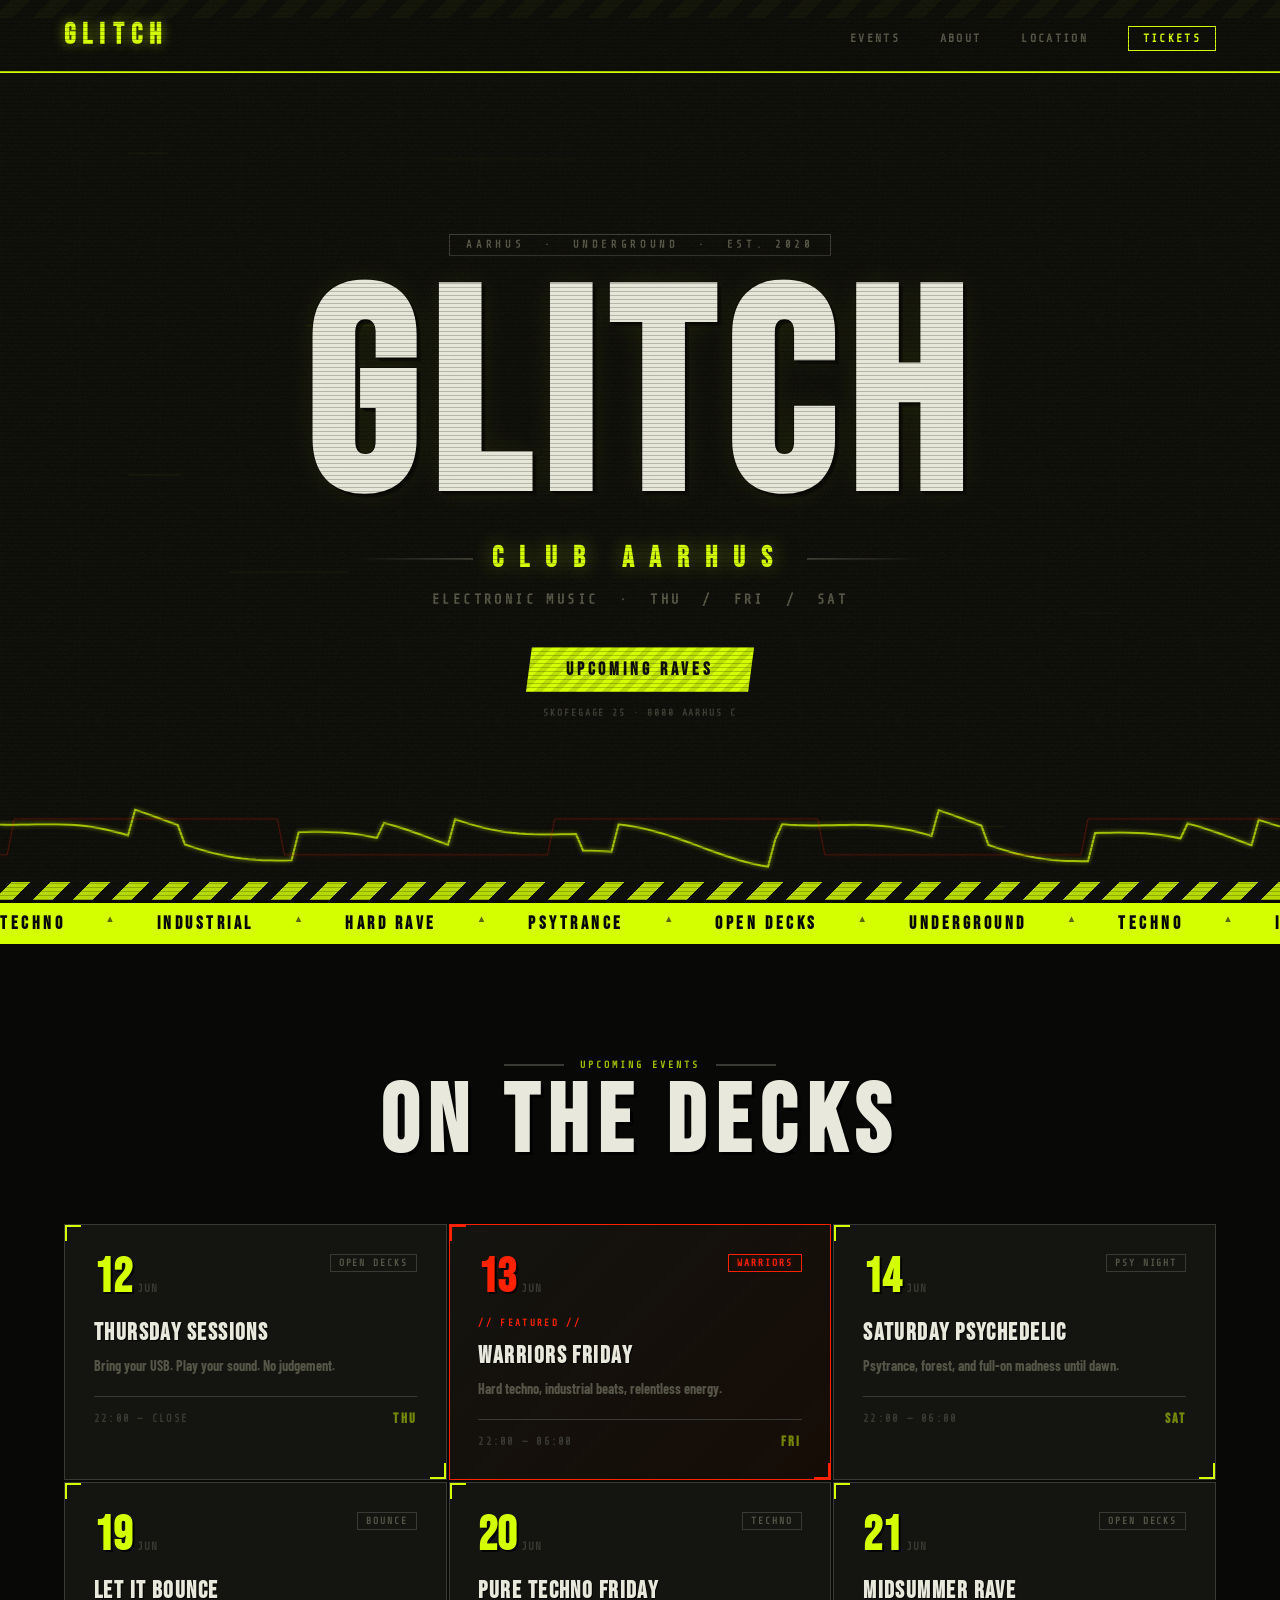
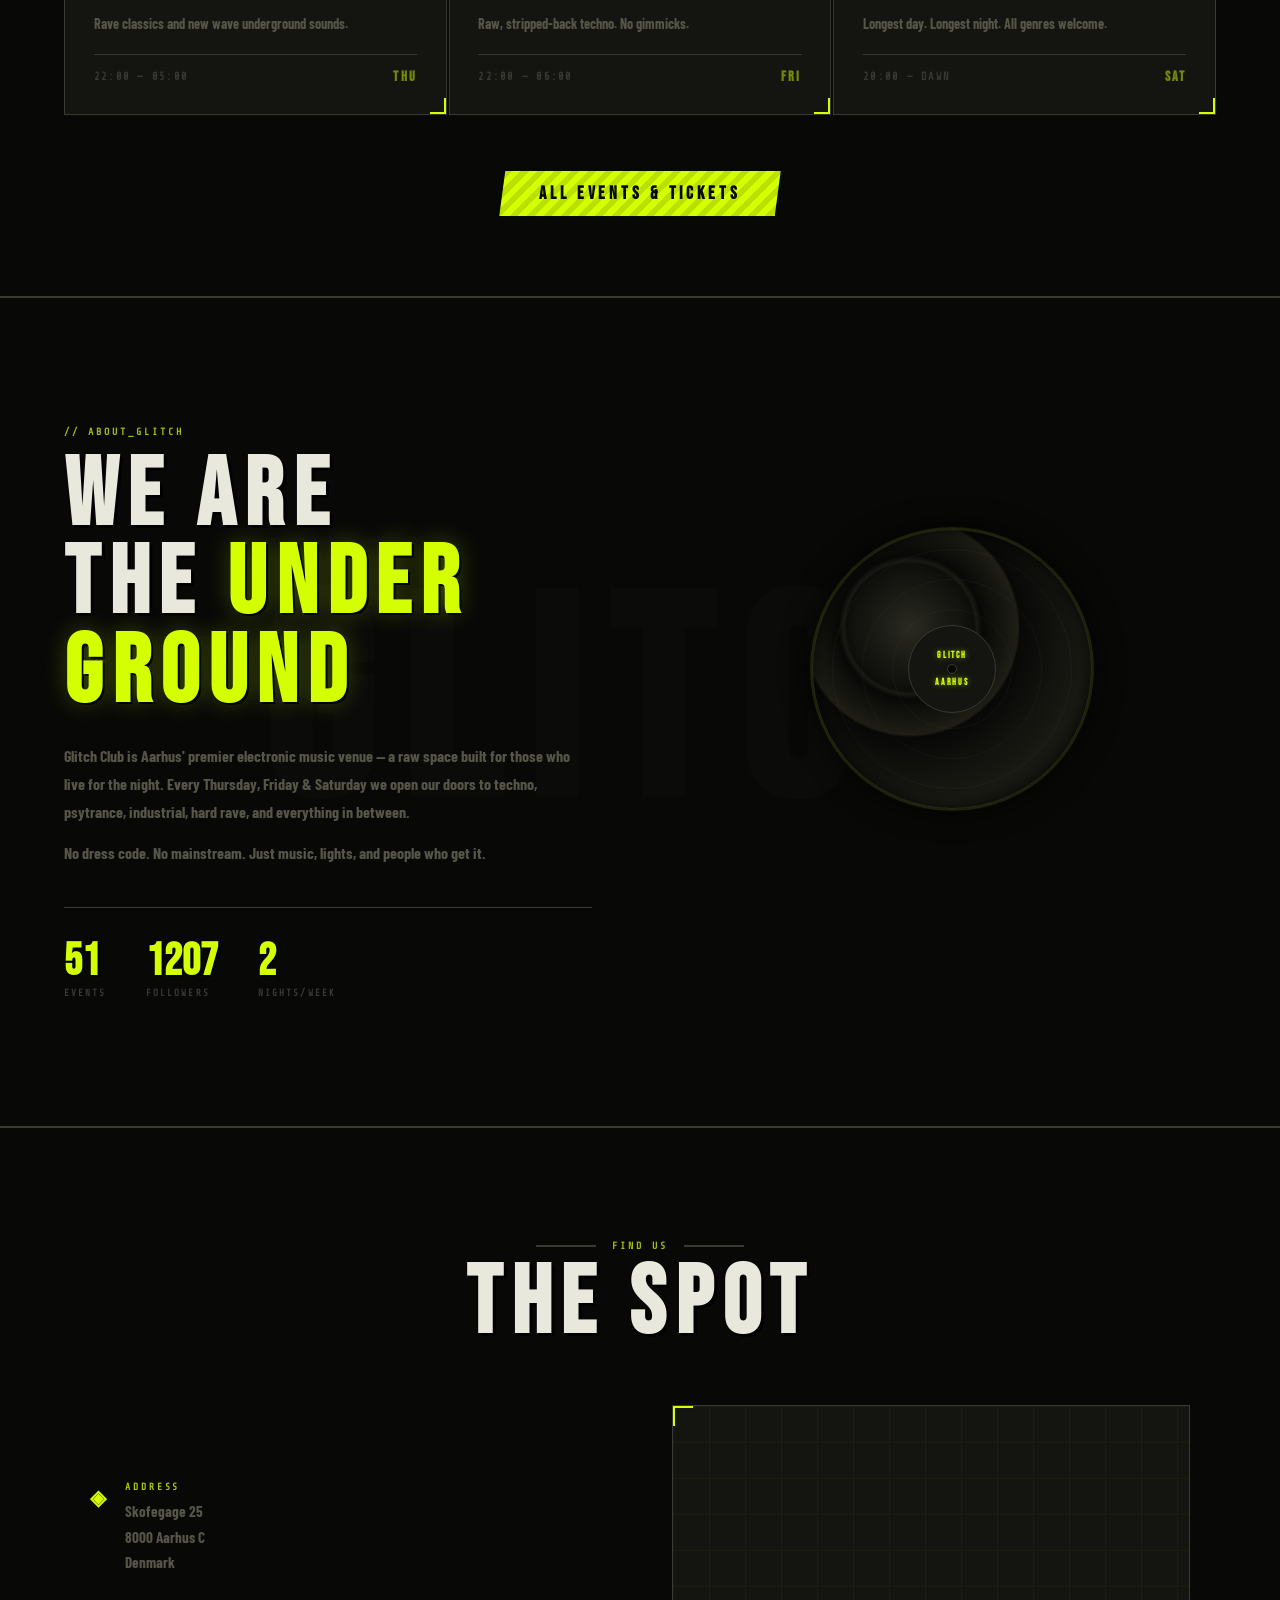
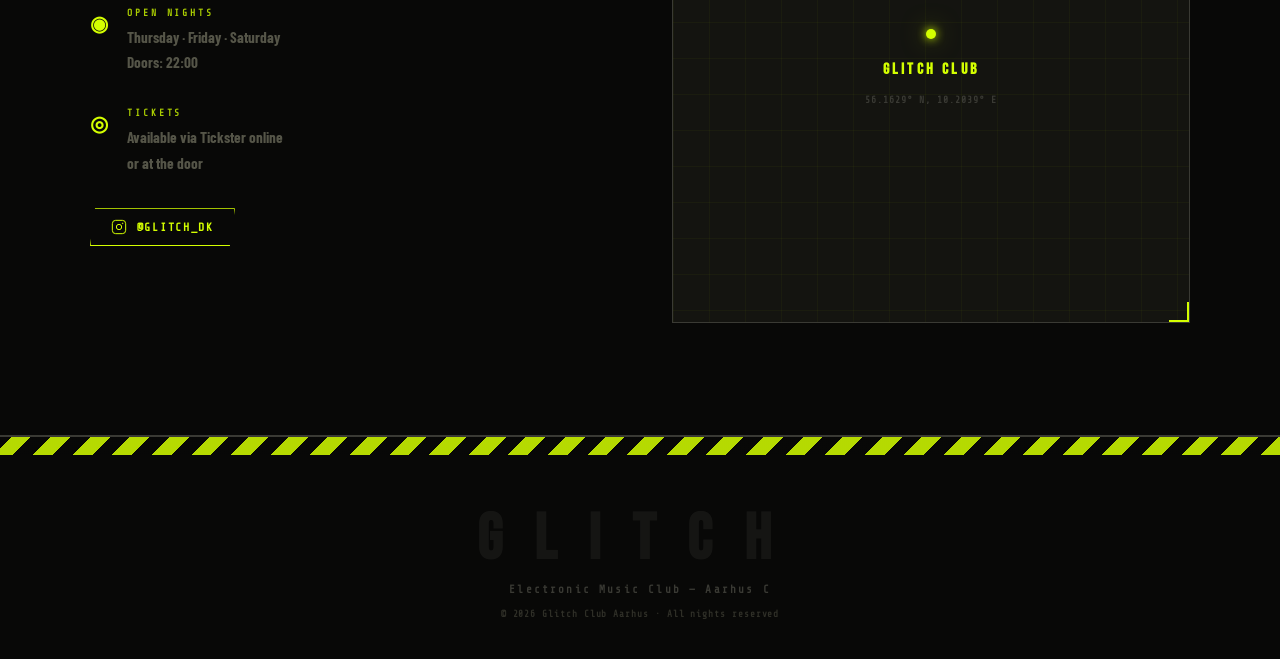
<file: index.html>
<!DOCTYPE html>
<html lang="en">
<head>
  <meta charset="UTF-8" />
  <meta name="viewport" content="width=device-width, initial-scale=1.0" />
  <title>GLITCH CLUB AARHUS</title>
  <link rel="preconnect" href="https://fonts.googleapis.com" />
  <link rel="preconnect" href="https://fonts.gstatic.com" crossorigin />
  <link href="https://fonts.googleapis.com/css2?family=Share+Tech+Mono&family=Bebas+Neue&family=Barlow+Condensed:wght@700;900&display=swap" rel="stylesheet" />
  <link rel="stylesheet" href="style.css" />
</head>
<body>

  <!-- Noise grain overlay -->
  <div class="grain"></div>
  <!-- Scanline damage -->
  <div class="scanlines"></div>
  <!-- Flicker overlay -->
  <div class="flicker" id="flicker"></div>

  <!-- Background canvas -->
  <canvas id="bgCanvas"></canvas>

  <!-- NAV -->
  <nav class="nav">
    <div class="nav-logo">GLITCH</div>
    <ul class="nav-links">
      <li><a href="#events">EVENTS</a></li>
      <li><a href="#about">ABOUT</a></li>
      <li><a href="#location">LOCATION</a></li>
      <li><a href="#tickets" class="nav-cta">TICKETS</a></li>
    </ul>
    <div class="nav-hamburger" id="hamburger">
      <span></span><span></span><span></span>
    </div>
  </nav>

  <!-- HERO -->
  <section class="hero" id="hero">
    <div class="warning-tape top"></div>

    <div class="hero-inner">
      <div class="stamp">AARHUS &nbsp;·&nbsp; UNDERGROUND &nbsp;·&nbsp; EST. 2020</div>

      <div class="glitch-wrapper">
        <h1 class="glitch" data-text="GLITCH">GLITCH</h1>
      </div>

      <div class="hero-sub-row">
        <div class="slash-line"></div>
        <p class="hero-sub">CLUB AARHUS</p>
        <div class="slash-line"></div>
      </div>

      <p class="hero-tagline">ELECTRONIC MUSIC &nbsp;·&nbsp; THU &nbsp;/&nbsp; FRI &nbsp;/&nbsp; SAT</p>

      <div class="hero-actions">
        <a href="#events" class="btn-primary">UPCOMING RAVES</a>
        <span class="hero-meta">SKOFEGAGE 25 · 8000 AARHUS C</span>
      </div>
    </div>

    <div class="hero-waveform">
      <canvas id="waveCanvas"></canvas>
    </div>

    <div class="warning-tape bottom"></div>
  </section>

  <!-- MARQUEE -->
  <div class="marquee-strip">
    <div class="marquee-inner">
      <span>TECHNO</span><span class="dot">▲</span>
      <span>INDUSTRIAL</span><span class="dot">▲</span>
      <span>HARD RAVE</span><span class="dot">▲</span>
      <span>PSYTRANCE</span><span class="dot">▲</span>
      <span>OPEN DECKS</span><span class="dot">▲</span>
      <span>UNDERGROUND</span><span class="dot">▲</span>
      <span>TECHNO</span><span class="dot">▲</span>
      <span>INDUSTRIAL</span><span class="dot">▲</span>
      <span>HARD RAVE</span><span class="dot">▲</span>
      <span>PSYTRANCE</span><span class="dot">▲</span>
      <span>OPEN DECKS</span><span class="dot">▲</span>
      <span>UNDERGROUND</span><span class="dot">▲</span>
    </div>
  </div>

  <!-- EVENTS -->
  <section class="events" id="events">
    <div class="section-header">
      <div class="section-tag-row">
        <div class="tag-bar"></div>
        <span class="section-tag">UPCOMING EVENTS</span>
        <div class="tag-bar"></div>
      </div>
      <h2>ON THE DECKS</h2>
    </div>

    <div class="events-grid">

      <div class="event-card" data-delay="0">
        <div class="event-top">
          <div class="event-date">
            <span class="day">12</span>
            <span class="month">JUN</span>
          </div>
          <span class="event-type">OPEN DECKS</span>
        </div>
        <h3>THURSDAY SESSIONS</h3>
        <p>Bring your USB. Play your sound. No judgement.</p>
        <div class="event-footer">
          <span class="event-time">22:00 — CLOSE</span>
          <span class="event-dow">THU</span>
        </div>
        <div class="card-corner tl"></div>
        <div class="card-corner br"></div>
      </div>

      <div class="event-card featured" data-delay="80">
        <div class="event-top">
          <div class="event-date">
            <span class="day">13</span>
            <span class="month">JUN</span>
          </div>
          <span class="event-type danger">WARRIORS</span>
        </div>
        <div class="featured-label">// FEATURED //</div>
        <h3>WARRIORS FRIDAY</h3>
        <p>Hard techno, industrial beats, relentless energy.</p>
        <div class="event-footer">
          <span class="event-time">22:00 — 06:00</span>
          <span class="event-dow">FRI</span>
        </div>
        <div class="card-corner tl"></div>
        <div class="card-corner br"></div>
      </div>

      <div class="event-card" data-delay="160">
        <div class="event-top">
          <div class="event-date">
            <span class="day">14</span>
            <span class="month">JUN</span>
          </div>
          <span class="event-type">PSY NIGHT</span>
        </div>
        <h3>SATURDAY PSYCHEDELIC</h3>
        <p>Psytrance, forest, and full-on madness until dawn.</p>
        <div class="event-footer">
          <span class="event-time">22:00 — 06:00</span>
          <span class="event-dow">SAT</span>
        </div>
        <div class="card-corner tl"></div>
        <div class="card-corner br"></div>
      </div>

      <div class="event-card" data-delay="240">
        <div class="event-top">
          <div class="event-date">
            <span class="day">19</span>
            <span class="month">JUN</span>
          </div>
          <span class="event-type">BOUNCE</span>
        </div>
        <h3>LET IT BOUNCE</h3>
        <p>Rave classics and new wave underground sounds.</p>
        <div class="event-footer">
          <span class="event-time">22:00 — 05:00</span>
          <span class="event-dow">THU</span>
        </div>
        <div class="card-corner tl"></div>
        <div class="card-corner br"></div>
      </div>

      <div class="event-card" data-delay="320">
        <div class="event-top">
          <div class="event-date">
            <span class="day">20</span>
            <span class="month">JUN</span>
          </div>
          <span class="event-type">TECHNO</span>
        </div>
        <h3>PURE TECHNO FRIDAY</h3>
        <p>Raw, stripped-back techno. No gimmicks.</p>
        <div class="event-footer">
          <span class="event-time">22:00 — 06:00</span>
          <span class="event-dow">FRI</span>
        </div>
        <div class="card-corner tl"></div>
        <div class="card-corner br"></div>
      </div>

      <div class="event-card" data-delay="400">
        <div class="event-top">
          <div class="event-date">
            <span class="day">21</span>
            <span class="month">JUN</span>
          </div>
          <span class="event-type">OPEN DECKS</span>
        </div>
        <h3>MIDSUMMER RAVE</h3>
        <p>Longest day. Longest night. All genres welcome.</p>
        <div class="event-footer">
          <span class="event-time">20:00 — DAWN</span>
          <span class="event-dow">SAT</span>
        </div>
        <div class="card-corner tl"></div>
        <div class="card-corner br"></div>
      </div>

    </div>

    <div class="events-cta">
      <a href="https://secure.tickster.com" target="_blank" class="btn-primary">ALL EVENTS &amp; TICKETS</a>
    </div>
  </section>

  <!-- ABOUT -->
  <section class="about" id="about">
    <div class="about-inner">
      <div class="about-text">
        <span class="section-tag">// ABOUT_GLITCH</span>
        <h2>WE ARE<br/>THE <span class="highlight">UNDER<br/>GROUND</span></h2>
        <p>Glitch Club is Aarhus' premier electronic music venue — a raw space built for those who live for the night. Every Thursday, Friday &amp; Saturday we open our doors to techno, psytrance, industrial, hard rave, and everything in between.</p>
        <p>No dress code. No mainstream. Just music, lights, and people who get it.</p>
        <div class="stat-row">
          <div class="stat">
            <span class="stat-num" data-target="65">0</span>
            <span class="stat-label">EVENTS</span>
          </div>
          <div class="stat">
            <span class="stat-num" data-target="1527">0</span>
            <span class="stat-label">FOLLOWERS</span>
          </div>
          <div class="stat">
            <span class="stat-num" data-target="3">0</span>
            <span class="stat-label">NIGHTS/WEEK</span>
          </div>
        </div>
      </div>
      <div class="about-visual">
        <div class="vinyl-container">
          <div class="vinyl">
            <div class="vinyl-groove g1"></div>
            <div class="vinyl-groove g2"></div>
            <div class="vinyl-groove g3"></div>
            <div class="vinyl-label">
              <span>GLITCH</span>
              <div class="vinyl-hole"></div>
              <span>AARHUS</span>
            </div>
          </div>
        </div>
        <div class="freq-bars" id="freqBars"></div>
      </div>
    </div>
  </section>

  <!-- LOCATION -->
  <section class="location" id="location">
    <div class="section-header">
      <div class="section-tag-row">
        <div class="tag-bar"></div>
        <span class="section-tag">FIND US</span>
        <div class="tag-bar"></div>
      </div>
      <h2>THE SPOT</h2>
    </div>
    <div class="location-inner">
      <div class="location-info">
        <div class="info-block">
          <span class="info-icon">◈</span>
          <div>
            <h4>ADDRESS</h4>
            <p>Skofegage 25<br/>8000 Aarhus C<br/>Denmark</p>
          </div>
        </div>
        <div class="info-block">
          <span class="info-icon">◉</span>
          <div>
            <h4>OPEN NIGHTS</h4>
            <p>Thursday · Friday · Saturday<br/>Doors: 22:00</p>
          </div>
        </div>
        <div class="info-block">
          <span class="info-icon">◎</span>
          <div>
            <h4>TICKETS</h4>
            <p>Available via Tickster online<br/>or at the door</p>
          </div>
        </div>
        <div class="social-links">
          <a href="https://instagram.com/glitch_dk" target="_blank" class="social-btn">
            <svg viewBox="0 0 24 24" fill="none" stroke="currentColor" stroke-width="1.5"><rect x="2" y="2" width="20" height="20" rx="5" ry="5"/><circle cx="12" cy="12" r="4"/><circle cx="17.5" cy="6.5" r="0.5" fill="currentColor"/></svg>
            @GLITCH_DK
          </a>
        </div>
      </div>
      <div class="map-placeholder">
        <div class="map-grid">
          <div class="map-pin">
            <div class="pin-pulse"></div>
            <div class="pin-dot"></div>
          </div>
          <span class="map-label">GLITCH CLUB</span>
          <span class="map-coords">56.1629° N, 10.2039° E</span>
        </div>
        <div class="map-corner tl"></div>
        <div class="map-corner br"></div>
      </div>
    </div>
  </section>

  <!-- FOOTER -->
  <footer class="footer">
    <div class="warning-tape top"></div>
    <div class="footer-inner">
      <div class="footer-logo">GLITCH</div>
      <p class="footer-sub">Electronic Music Club — Aarhus C</p>
      <p class="footer-copy">© 2026 Glitch Club Aarhus · All nights reserved</p>
    </div>
  </footer>

  <script src="script.js"></script>
</body>
</html>
</file>
<file: style.css>
/* =============================================
   GLITCH CLUB AARHUS — INDUSTRIAL / RAW
   ============================================= */

:root {
  --black:   #080807;
  --dark:    #0e0e0c;
  --dark2:   #141410;
  --acid:    #D4FF00;       /* acid yellow — main accent */
  --red:     #FF2200;       /* danger red */
  --rust:    #7A2F00;
  --concrete:#3A3A34;
  --grey:    #555548;
  --dirty:   #C0BFB0;       /* dirty off-white */
  --white:   #E8E8DC;

  --font-mono:    'Share Tech Mono', monospace;
  --font-display: 'Bebas Neue', sans-serif;
  --font-body:    'Barlow Condensed', sans-serif;
}

*, *::before, *::after { box-sizing: border-box; margin: 0; padding: 0; }
html { scroll-behavior: smooth; }

body {
  background: var(--black);
  color: var(--dirty);
  font-family: var(--font-body);
  font-weight: 700;
  overflow-x: hidden;
}

/* ── Grain ─────────────────────────────────────────────────────── */
.grain {
  position: fixed;
  inset: 0;
  z-index: 200;
  pointer-events: none;
  opacity: 0.055;
  background-image: url("data:image/svg+xml,%3Csvg xmlns='http://www.w3.org/2000/svg' width='300' height='300'%3E%3Cfilter id='n'%3E%3CfeTurbulence type='fractalNoise' baseFrequency='0.85' numOctaves='4' stitchTiles='stitch'/%3E%3C/filter%3E%3Crect width='300' height='300' filter='url(%23n)'/%3E%3C/svg%3E");
  background-size: 200px 200px;
  animation: grainShift 0.15s steps(1) infinite;
}

@keyframes grainShift {
  0%   { background-position: 0    0; }
  20%  { background-position: -50px -30px; }
  40%  { background-position: 30px  60px; }
  60%  { background-position: -70px 20px; }
  80%  { background-position: 50px -50px; }
  100% { background-position: -20px 40px; }
}

/* ── Scanlines ─────────────────────────────────────────────────── */
.scanlines {
  position: fixed;
  inset: 0;
  z-index: 199;
  pointer-events: none;
  background: repeating-linear-gradient(
    to bottom,
    transparent 0px,
    transparent 3px,
    rgba(0,0,0,0.22) 3px,
    rgba(0,0,0,0.22) 4px
  );
}

/* ── Flicker ───────────────────────────────────────────────────── */
.flicker {
  position: fixed;
  inset: 0;
  z-index: 198;
  pointer-events: none;
  background: rgba(212,255,0,0.015);
  animation: flicker 0.1s steps(1) infinite;
}

@keyframes flicker {
  0%,100% { opacity: 1; }
  25%      { opacity: 0; }
  50%      { opacity: 0.7; }
  75%      { opacity: 0; }
}

/* ── BG Canvas ─────────────────────────────────────────────────── */
#bgCanvas {
  position: fixed;
  inset: 0;
  z-index: 0;
  opacity: 0.5;
}

/* ── Warning tape ─────────────────────────────────────────────── */
.warning-tape {
  position: absolute;
  left: 0; right: 0;
  height: 18px;
  background: repeating-linear-gradient(
    -45deg,
    var(--acid)       0px,
    var(--acid)       14px,
    var(--black)      14px,
    var(--black)      28px
  );
  opacity: 0.85;
  z-index: 10;
}
.warning-tape.top    { top: 0; }
.warning-tape.bottom { bottom: 0; }

/* ── All sections above canvas ────────────────────────────────── */
nav, section, footer { position: relative; z-index: 2; }

/* =============================================
   NAV
   ============================================= */
.nav {
  position: fixed;
  top: 0; left: 0; right: 0;
  z-index: 100;
  display: flex;
  align-items: center;
  justify-content: space-between;
  padding: 18px 5%;
  background: rgba(8,8,7,0.97);
  border-bottom: 2px solid var(--acid);
}

.nav-logo {
  font-family: var(--font-display);
  font-size: 1.8rem;
  letter-spacing: 0.25em;
  color: var(--acid);
  text-shadow: 0 0 12px rgba(212,255,0,0.5), 2px 2px 0 #000;
}

.nav-links {
  display: flex;
  gap: 2.5rem;
  list-style: none;
}

.nav-links a {
  font-family: var(--font-mono);
  font-size: 0.72rem;
  letter-spacing: 0.2em;
  color: var(--grey);
  text-decoration: none;
  transition: color 0.15s;
}
.nav-links a:hover { color: var(--acid); }

.nav-cta {
  color: var(--acid) !important;
  border: 1px solid var(--acid);
  padding: 5px 14px;
}
.nav-cta:hover { background: rgba(212,255,0,0.1) !important; }

.nav-hamburger {
  display: none;
  flex-direction: column;
  gap: 5px;
  cursor: pointer;
}
.nav-hamburger span {
  width: 24px;
  height: 2px;
  background: var(--acid);
  display: block;
}

/* =============================================
   HERO
   ============================================= */
.hero {
  position: relative;
  min-height: 100vh;
  display: flex;
  align-items: center;
  justify-content: center;
  overflow: hidden;
  padding: 80px 5% 60px;
}

.hero-inner {
  text-align: center;
  z-index: 2;
  padding-top: 30px;
}

.stamp {
  font-family: var(--font-mono);
  font-size: 0.65rem;
  letter-spacing: 0.35em;
  color: var(--grey);
  margin-bottom: 1.5rem;
  border: 1px solid var(--concrete);
  display: inline-block;
  padding: 4px 16px;
  animation: fadeInUp 0.8s ease both;
}

/* ── GLITCH title ─────────────────────────────────────────────── */
.glitch-wrapper { position: relative; }

.glitch {
  font-family: var(--font-display);
  font-size: clamp(5.5rem, 22vw, 18rem);
  letter-spacing: 0.05em;
  color: var(--white);
  display: inline-block;
  position: relative;
  line-height: 0.9;
  /* Rough paint texture via text-shadow stack */
  text-shadow:
    2px  2px  0 rgba(0,0,0,0.9),
    4px  4px  0 rgba(0,0,0,0.6),
   -1px -1px  0 rgba(0,0,0,0.5),
    0    0   30px rgba(212,255,0,0.08);
}

/* Glitch red layer */
.glitch::before {
  content: attr(data-text);
  position: absolute;
  top: 0; left: 0;
  color: var(--red);
  clip-path: polygon(0 0, 100% 0, 100% 100%, 0 100%);
  mix-blend-mode: screen;
  animation: brutalGlitchRed 4s infinite;
  opacity: 0;
}

/* Glitch acid layer */
.glitch::after {
  content: attr(data-text);
  position: absolute;
  top: 0; left: 0;
  color: var(--acid);
  mix-blend-mode: screen;
  animation: brutalGlitchAcid 4s infinite;
  opacity: 0;
}

@keyframes brutalGlitchRed {
  0%,78%,100% { opacity: 0; transform: translate(0,0); clip-path: none; }
  79%  { opacity: 1; transform: translate(-8px, 0);  clip-path: polygon(0 15%, 100% 15%, 100% 40%, 0 40%); }
  80%  { opacity: 1; transform: translate(12px, 0);  clip-path: polygon(0 55%, 100% 55%, 100% 70%, 0 70%); }
  81%  { opacity: 1; transform: translate(-6px, 2px); clip-path: polygon(0 0,  100% 0,  100% 20%, 0 20%); }
  82%  { opacity: 0; transform: translate(0,0); }
  90%  { opacity: 0; transform: translate(0,0); clip-path: none; }
  91%  { opacity: 1; transform: translate(20px, 0);  clip-path: polygon(0 30%, 100% 30%, 100% 60%, 0 60%); }
  92%  { opacity: 0; }
}

@keyframes brutalGlitchAcid {
  0%,83%,100% { opacity: 0; transform: translate(0,0); clip-path: none; }
  84%  { opacity: 0.7; transform: translate(6px, -3px); clip-path: polygon(0 60%, 100% 60%, 100% 80%, 0 80%); }
  85%  { opacity: 0.5; transform: translate(-10px, 0);  clip-path: polygon(0 0,  100% 0,  100% 30%, 0 30%); }
  86%  { opacity: 0; }
  94%  { opacity: 0; }
  95%  { opacity: 0.6; transform: translate(15px, 0); clip-path: polygon(0 40%, 100% 40%, 100% 65%, 0 65%); }
  96%  { opacity: 0; }
}

/* Horizontal slice scramble */
.glitch-wrapper::before {
  content: '';
  position: absolute;
  left: -5%; right: -5%;
  height: 3px;
  background: var(--acid);
  opacity: 0;
  animation: sliceSweep 5s infinite;
  z-index: 10;
  mix-blend-mode: screen;
}

@keyframes sliceSweep {
  0%,88%,100% { opacity: 0; top: 0; }
  89% { opacity: 0.9; top: 20%; }
  90% { opacity: 0.5; top: 55%; }
  91% { opacity: 0.8; top: 80%; }
  92% { opacity: 0; }
  96% { opacity: 0; top: 0; }
  97% { opacity: 0.6; top: 35%; }
  98% { opacity: 0; }
}

/* ── Sub heading ──────────────────────────────────────────────── */
.hero-sub-row {
  display: flex;
  align-items: center;
  justify-content: center;
  gap: 1.2rem;
  margin: 0.5rem 0 1rem;
  animation: fadeInUp 0.8s ease 0.2s both;
}

.slash-line {
  flex: 1;
  max-width: 120px;
  height: 2px;
  background: linear-gradient(to right, transparent, var(--concrete));
}
.slash-line:last-child {
  background: linear-gradient(to left, transparent, var(--concrete));
}

.hero-sub {
  font-family: var(--font-display);
  font-size: clamp(1rem, 3vw, 1.8rem);
  letter-spacing: 0.55em;
  color: var(--acid);
  text-shadow: 0 0 20px rgba(212,255,0,0.4);
}

.hero-tagline {
  font-family: var(--font-mono);
  font-size: clamp(0.65rem, 1.4vw, 0.85rem);
  letter-spacing: 0.25em;
  color: var(--grey);
  margin-bottom: 2.5rem;
  animation: fadeInUp 0.8s ease 0.35s both;
}

.hero-actions {
  display: flex;
  flex-direction: column;
  align-items: center;
  gap: 1rem;
  animation: fadeInUp 0.8s ease 0.5s both;
}

.hero-meta {
  font-family: var(--font-mono);
  font-size: 0.6rem;
  letter-spacing: 0.2em;
  color: var(--concrete);
}

/* ── Primary button ───────────────────────────────────────────── */
.btn-primary {
  display: inline-block;
  font-family: var(--font-display);
  font-size: 1.1rem;
  letter-spacing: 0.22em;
  color: var(--black);
  background: var(--acid);
  padding: 12px 40px;
  text-decoration: none;
  clip-path: polygon(6px 0%, 100% 0%, calc(100% - 6px) 100%, 0% 100%);
  transition: filter 0.15s, transform 0.15s;
  position: relative;
}
.btn-primary::after {
  content: '';
  position: absolute;
  inset: 0;
  background: repeating-linear-gradient(
    -45deg,
    transparent 0, transparent 6px,
    rgba(0,0,0,0.12) 6px, rgba(0,0,0,0.12) 12px
  );
}
.btn-primary:hover {
  filter: brightness(1.15) contrast(1.1);
  transform: translate(-2px, -2px);
  box-shadow: 4px 4px 0 var(--rust);
}

/* ── Hero waveform ────────────────────────────────────────────── */
.hero-waveform {
  position: absolute;
  bottom: 18px; left: 0; right: 0;
  height: 100px;
  z-index: 1;
}
#waveCanvas { width: 100%; height: 100%; }

/* ── Fade in up ───────────────────────────────────────────────── */
@keyframes fadeInUp {
  from { opacity: 0; transform: translateY(16px); }
  to   { opacity: 1; transform: translateY(0); }
}

/* =============================================
   MARQUEE
   ============================================= */
.marquee-strip {
  position: relative;
  z-index: 2;
  overflow: hidden;
  background: var(--acid);
  padding: 10px 0;
  border-top: 3px solid var(--black);
  border-bottom: 3px solid var(--black);
}

.marquee-inner {
  display: flex;
  gap: 2.5rem;
  white-space: nowrap;
  animation: marqueeScroll 18s linear infinite;
  width: max-content;
}

.marquee-inner span {
  font-family: var(--font-display);
  font-size: 1.1rem;
  letter-spacing: 0.2em;
  color: var(--black);
}
.marquee-inner .dot {
  font-size: 0.6rem;
  opacity: 0.6;
}

@keyframes marqueeScroll {
  from { transform: translateX(0); }
  to   { transform: translateX(-50%); }
}

/* =============================================
   SECTION HEADER
   ============================================= */
.section-header {
  text-align: center;
  margin-bottom: 3.5rem;
  padding: 0 5%;
}

.section-tag-row {
  display: flex;
  align-items: center;
  justify-content: center;
  gap: 1rem;
  margin-bottom: 0.6rem;
}

.tag-bar {
  height: 2px;
  width: 60px;
  background: var(--concrete);
}

.section-tag {
  font-family: var(--font-mono);
  font-size: 0.62rem;
  letter-spacing: 0.3em;
  color: var(--acid);
  opacity: 0.75;
}

.section-header h2,
.about-text h2 {
  font-family: var(--font-display);
  font-size: clamp(2.8rem, 8vw, 6rem);
  letter-spacing: 0.1em;
  color: var(--white);
  line-height: 0.92;
  text-shadow: 3px 3px 0 rgba(0,0,0,0.8), -1px -1px 0 rgba(0,0,0,0.4);
}

/* =============================================
   EVENTS
   ============================================= */
.events {
  padding: 7rem 5% 5rem;
}

.events-grid {
  display: grid;
  grid-template-columns: repeat(auto-fill, minmax(290px, 1fr));
  gap: 2px;
  margin-bottom: 3rem;
}

.event-card {
  background: var(--dark2);
  border: 1px solid var(--concrete);
  padding: 1.8rem;
  position: relative;
  overflow: hidden;
  cursor: pointer;
  opacity: 0;
  transform: translateY(18px);
  transition: border-color 0.2s, transform 0.2s;
}

.event-card.visible {
  animation: cardReveal 0.5s ease forwards;
}

@keyframes cardReveal {
  to { opacity: 1; transform: translateY(0); }
}

/* Top-left corner bracket */
.card-corner {
  position: absolute;
  width: 16px;
  height: 16px;
}
.card-corner.tl {
  top: 0; left: 0;
  border-top: 2px solid var(--acid);
  border-left: 2px solid var(--acid);
}
.card-corner.br {
  bottom: 0; right: 0;
  border-bottom: 2px solid var(--acid);
  border-right: 2px solid var(--acid);
}

.event-card:hover {
  border-color: var(--grey);
  transform: translate(-2px, -2px);
  box-shadow: 3px 3px 0 var(--concrete);
}

.event-card.featured {
  border-color: var(--red);
  background: linear-gradient(135deg, var(--dark2) 0%, rgba(122,47,0,0.12) 100%);
}
.event-card.featured .card-corner { border-color: var(--red); }

.featured-label {
  font-family: var(--font-mono);
  font-size: 0.58rem;
  letter-spacing: 0.25em;
  color: var(--red);
  margin-bottom: 0.8rem;
}

.event-top {
  display: flex;
  justify-content: space-between;
  align-items: flex-start;
  margin-bottom: 1rem;
}

.event-date {
  display: flex;
  align-items: baseline;
  gap: 0.3rem;
}
.event-date .day {
  font-family: var(--font-display);
  font-size: 3rem;
  color: var(--acid);
  line-height: 1;
  text-shadow: 2px 2px 0 rgba(0,0,0,0.8);
}
.event-card.featured .event-date .day { color: var(--red); }
.event-date .month {
  font-family: var(--font-mono);
  font-size: 0.7rem;
  letter-spacing: 0.1em;
  color: var(--concrete);
}

.event-type {
  font-family: var(--font-mono);
  font-size: 0.6rem;
  letter-spacing: 0.2em;
  color: var(--grey);
  border: 1px solid var(--concrete);
  padding: 3px 8px;
  display: inline-block;
}
.event-type.danger {
  color: var(--red);
  border-color: var(--red);
  text-shadow: 0 0 8px rgba(255,34,0,0.4);
}

.event-card h3 {
  font-family: var(--font-display);
  font-size: 1.5rem;
  letter-spacing: 0.06em;
  color: var(--white);
  margin-bottom: 0.5rem;
  text-shadow: 1px 1px 0 rgba(0,0,0,0.9);
}

.event-card p {
  font-family: var(--font-body);
  font-size: 0.88rem;
  color: var(--grey);
  line-height: 1.6;
  margin-bottom: 1.2rem;
  font-weight: 700;
}

.event-footer {
  display: flex;
  justify-content: space-between;
  align-items: center;
  border-top: 1px solid var(--concrete);
  padding-top: 0.8rem;
}

.event-time {
  font-family: var(--font-mono);
  font-size: 0.65rem;
  letter-spacing: 0.12em;
  color: var(--concrete);
}

.event-dow {
  font-family: var(--font-display);
  font-size: 0.9rem;
  letter-spacing: 0.15em;
  color: var(--acid);
  opacity: 0.5;
}

.events-cta { text-align: center; padding-top: 0.5rem; }

/* =============================================
   ABOUT
   ============================================= */
.about {
  padding: 8rem 5%;
  border-top: 2px solid var(--concrete);
  border-bottom: 2px solid var(--concrete);
  position: relative;
  overflow: hidden;
}

.about::before {
  content: 'GLITCH';
  position: absolute;
  font-family: var(--font-display);
  font-size: 22vw;
  color: rgba(255,255,255,0.015);
  letter-spacing: 0.1em;
  top: 50%;
  left: 50%;
  transform: translate(-50%, -50%);
  pointer-events: none;
  white-space: nowrap;
  z-index: 0;
}

.about-inner {
  display: grid;
  grid-template-columns: 1fr 1fr;
  gap: 6rem;
  align-items: center;
  max-width: 1200px;
  margin: 0 auto;
  position: relative;
  z-index: 1;
}

.about-text .section-tag { display: block; margin-bottom: 1rem; }

.about-text h2 {
  margin-bottom: 1.5rem;
}

.highlight {
  color: var(--acid);
  text-shadow: 2px 2px 0 rgba(0,0,0,0.9), 0 0 25px rgba(212,255,0,0.25);
}

.about-text p {
  font-size: 1rem;
  color: var(--grey);
  line-height: 1.75;
  margin-bottom: 0.8rem;
  font-weight: 700;
}

.stat-row {
  display: flex;
  gap: 2.5rem;
  margin-top: 2.5rem;
  padding-top: 2rem;
  border-top: 1px solid var(--concrete);
}

.stat { display: flex; flex-direction: column; gap: 0.25rem; }

.stat-num {
  font-family: var(--font-display);
  font-size: 2.8rem;
  color: var(--acid);
  line-height: 1;
  text-shadow: 2px 2px 0 rgba(0,0,0,0.8);
}

.stat-label {
  font-family: var(--font-mono);
  font-size: 0.58rem;
  letter-spacing: 0.22em;
  color: var(--concrete);
}

/* ── Vinyl ────────────────────────────────────────────────────── */
.about-visual {
  display: flex;
  flex-direction: column;
  align-items: center;
  gap: 2rem;
}

.vinyl-container { position: relative; }

.vinyl {
  width: 280px;
  height: 280px;
  border-radius: 50%;
  background: radial-gradient(
    circle at 35% 35%,
    #2a2a22 0%,
    #0d0d0a 25%,
    #1a1a14 26%,
    #080807 28%,
    #1e1e16 42%,
    #080807 43%,
    #1a1a14 70%,
    #0d0d0a 100%
  );
  border: 1px solid #2a2a20;
  box-shadow:
    0 0 0 2px rgba(212,255,0,0.12),
    0 0 30px rgba(0,0,0,0.9),
    inset 0 0 15px rgba(0,0,0,0.8);
  animation: vinylSpin 7s linear infinite;
  display: flex;
  align-items: center;
  justify-content: center;
  position: relative;
}

.vinyl-groove {
  position: absolute;
  border-radius: 50%;
  border: 1px solid rgba(255,255,255,0.03);
}
.g1 { width: 240px; height: 240px; }
.g2 { width: 180px; height: 180px; }
.g3 { width: 120px; height: 120px; }

@keyframes vinylSpin {
  from { transform: rotate(0deg); }
  to   { transform: rotate(360deg); }
}

.vinyl-label {
  width: 88px;
  height: 88px;
  border-radius: 50%;
  background: var(--dark2);
  border: 1px solid var(--concrete);
  display: flex;
  flex-direction: column;
  align-items: center;
  justify-content: center;
  gap: 3px;
  animation: vinylSpin 7s linear infinite reverse;
}

.vinyl-label span {
  font-family: var(--font-display);
  font-size: 0.55rem;
  letter-spacing: 0.2em;
  color: var(--acid);
  text-shadow: 0 0 6px rgba(212,255,0,0.5);
}

.vinyl-hole {
  width: 10px;
  height: 10px;
  border-radius: 50%;
  background: var(--black);
  border: 1px solid var(--concrete);
}

/* ── Freq bars ────────────────────────────────────────────────── */
.freq-bars {
  display: flex;
  align-items: flex-end;
  gap: 3px;
  height: 55px;
}

.freq-bar {
  width: 5px;
  background: linear-gradient(to top, var(--acid), var(--rust));
  border-radius: 1px 1px 0 0;
  animation: freqPulse var(--duration, 0.6s) steps(4) infinite alternate;
  transform-origin: bottom;
}

@keyframes freqPulse {
  from { transform: scaleY(0.1); }
  to   { transform: scaleY(1); }
}

/* =============================================
   LOCATION
   ============================================= */
.location { padding: 7rem 5%; }

.location-inner {
  display: grid;
  grid-template-columns: 1fr 1fr;
  gap: 4rem;
  align-items: center;
  max-width: 1100px;
  margin: 0 auto;
}

.info-block {
  display: flex;
  align-items: flex-start;
  gap: 1.2rem;
  margin-bottom: 2rem;
}

.info-icon {
  font-size: 1.3rem;
  color: var(--acid);
  line-height: 1.4;
  flex-shrink: 0;
}

.info-block h4 {
  font-family: var(--font-mono);
  font-size: 0.6rem;
  letter-spacing: 0.3em;
  color: var(--acid);
  margin-bottom: 0.4rem;
  opacity: 0.8;
}

.info-block p {
  font-size: 0.95rem;
  color: var(--grey);
  line-height: 1.7;
  font-weight: 700;
}

.social-links { margin-top: 2rem; }

.social-btn {
  display: inline-flex;
  align-items: center;
  gap: 0.6rem;
  font-family: var(--font-mono);
  font-size: 0.72rem;
  letter-spacing: 0.15em;
  color: var(--acid);
  text-decoration: none;
  border: 1px solid var(--acid);
  padding: 10px 20px;
  transition: background 0.15s;
  clip-path: polygon(5px 0%, 100% 0%, calc(100% - 5px) 100%, 0% 100%);
}
.social-btn svg { width: 16px; height: 16px; }
.social-btn:hover { background: rgba(212,255,0,0.1); }

/* ── Map ──────────────────────────────────────────────────────── */
.map-placeholder {
  border: 1px solid var(--concrete);
  background: var(--dark2);
  aspect-ratio: 1;
  position: relative;
  overflow: hidden;
}

.map-corner {
  position: absolute;
  width: 20px;
  height: 20px;
}
.map-corner.tl { top:0; left:0; border-top: 2px solid var(--acid); border-left: 2px solid var(--acid); }
.map-corner.br { bottom:0; right:0; border-bottom: 2px solid var(--acid); border-right: 2px solid var(--acid); }

.map-grid {
  width: 100%;
  height: 100%;
  background-image:
    linear-gradient(rgba(212,255,0,0.035) 1px, transparent 1px),
    linear-gradient(90deg, rgba(212,255,0,0.035) 1px, transparent 1px);
  background-size: 36px 36px;
  display: flex;
  flex-direction: column;
  align-items: center;
  justify-content: center;
  gap: 1rem;
}

.map-pin {
  position: relative;
  width: 20px;
  height: 20px;
  display: flex;
  align-items: center;
  justify-content: center;
}

.pin-pulse {
  position: absolute;
  width: 38px;
  height: 38px;
  border-radius: 50%;
  border: 1px solid var(--acid);
  opacity: 0;
  animation: pinPulse 2.2s ease-out infinite;
}

@keyframes pinPulse {
  0%   { transform: scale(0.5); opacity: 0.7; }
  100% { transform: scale(2.2); opacity: 0; }
}

.pin-dot {
  width: 10px; height: 10px;
  border-radius: 50%;
  background: var(--acid);
  box-shadow: 0 0 10px var(--acid), 0 0 25px rgba(212,255,0,0.5);
  z-index: 1;
}

.map-label {
  font-family: var(--font-display);
  font-size: 1rem;
  letter-spacing: 0.2em;
  color: var(--acid);
}

.map-coords {
  font-family: var(--font-mono);
  font-size: 0.6rem;
  letter-spacing: 0.1em;
  color: var(--concrete);
}

/* =============================================
   FOOTER
   ============================================= */
.footer {
  position: relative;
  text-align: center;
  padding: 4rem 5% 2.5rem;
  border-top: 2px solid var(--concrete);
  overflow: hidden;
}

.footer-logo {
  font-family: var(--font-display);
  font-size: 4rem;
  letter-spacing: 0.5em;
  color: var(--white);
  opacity: 0.06;
  margin-bottom: 0.3rem;
}

.footer-sub {
  font-family: var(--font-mono);
  font-size: 0.68rem;
  letter-spacing: 0.2em;
  color: var(--concrete);
  margin-bottom: 0.8rem;
}

.footer-copy {
  font-family: var(--font-mono);
  font-size: 0.58rem;
  letter-spacing: 0.1em;
  color: rgba(85,85,72,0.5);
}

/* =============================================
   RESPONSIVE
   ============================================= */
@media (max-width: 900px) {
  .about-inner,
  .location-inner {
    grid-template-columns: 1fr;
    gap: 3rem;
  }
  .about-visual { order: -1; }
  .nav-links { display: none; }
  .nav-hamburger { display: flex; }
  .events-grid { grid-template-columns: 1fr; }
  .stat-row { gap: 1.5rem; }
  .vinyl { width: 220px; height: 220px; }
  .vinyl-label { width: 70px; height: 70px; }
  .g1 { width: 190px; height: 190px; }
  .g2 { width: 140px; height: 140px; }
  .g3 { width: 90px; height: 90px; }
}

@media (max-width: 600px) {
  .map-placeholder { aspect-ratio: 16/9; }
}
</file>
